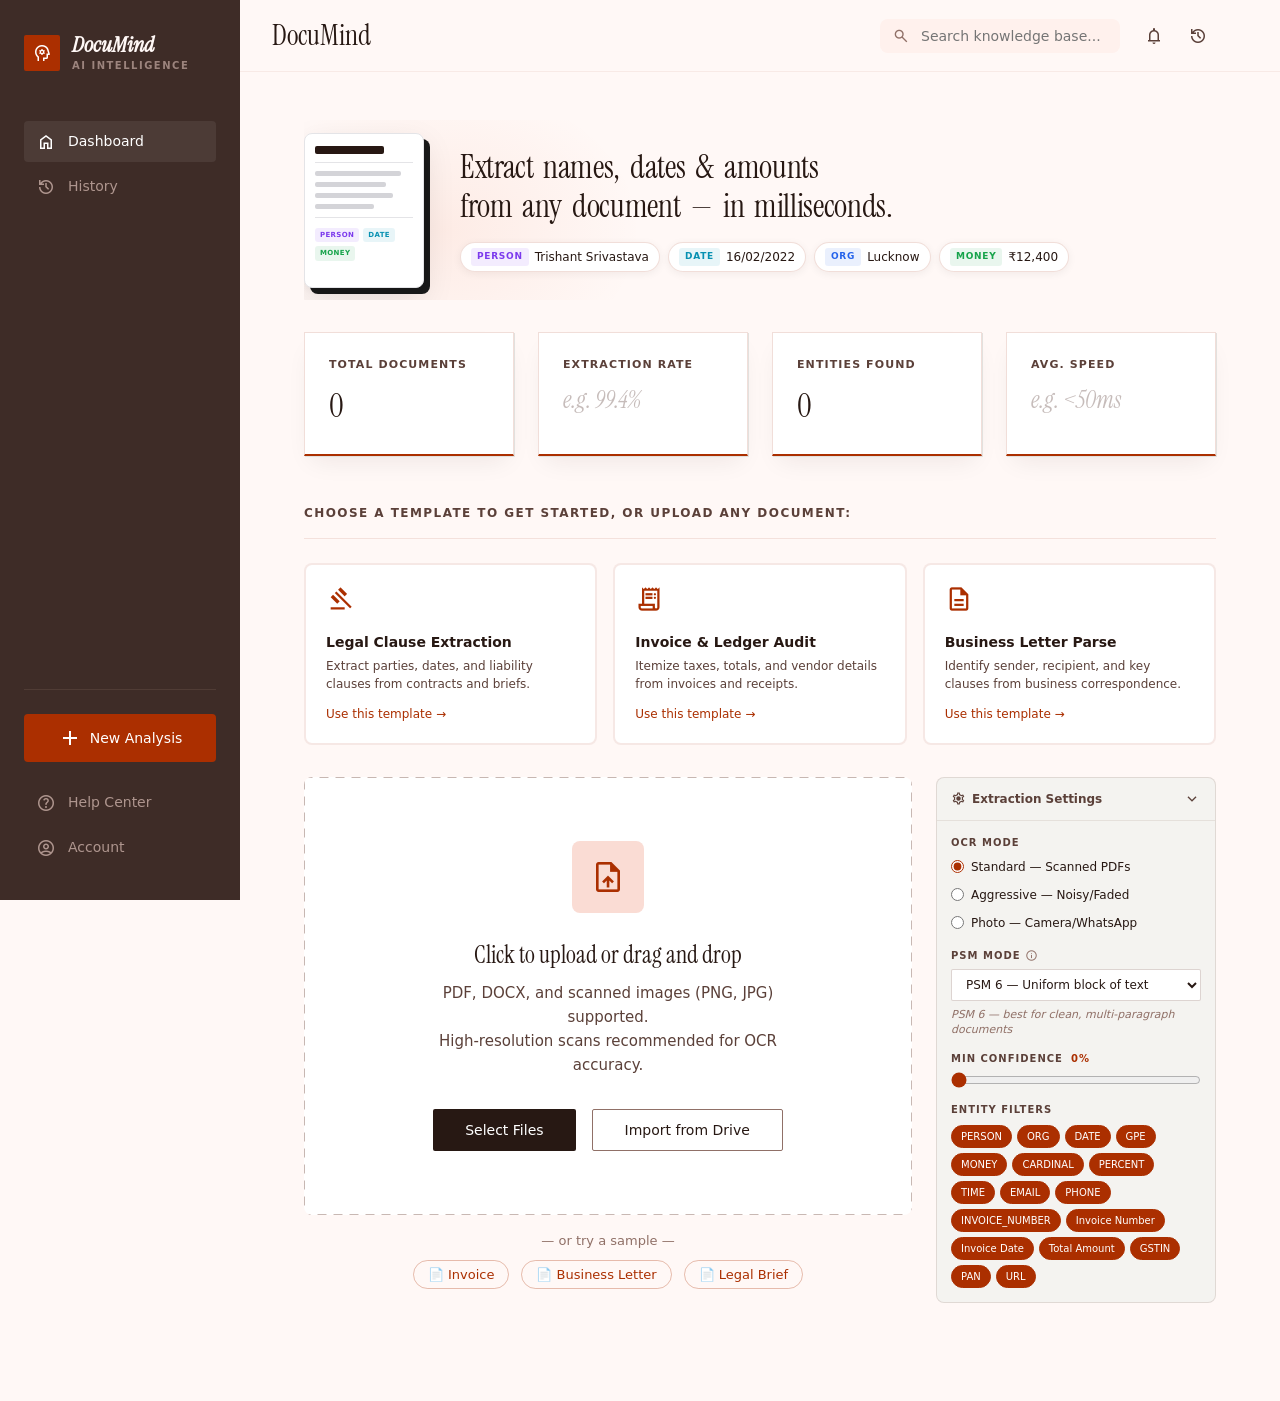
<file: static/index.html>
<!DOCTYPE html>
<html lang="en">
<head>
  <meta charset="UTF-8"/>
  <meta name="viewport" content="width=device-width, initial-scale=1.0"/>
  <title>DocuMind — AI Document Intelligence</title>
  <meta name="description" content="DocuMind AI: Upload legal briefs, financial reports, or scanned images and extract every name, date, amount, and clause instantly using OCR and NLP."/>

  <!-- Fonts -->
  <link rel="preconnect" href="https://fonts.googleapis.com"/>
  <link rel="preconnect" href="https://fonts.gstatic.com" crossorigin/>
  <link href="https://fonts.googleapis.com/css2?family=Instrument+Serif:ital@0;1&family=Geist+Sans:wght@300;400;500;600;700&family=Geist+Mono:wght@400;500&display=swap" rel="stylesheet"/>
  <link href="https://fonts.googleapis.com/css2?family=Material+Symbols+Outlined:opsz,wght,FILL,GRAD@20..48,100..700,0..1,-50..200" rel="stylesheet"/>

  <link rel="stylesheet" href="/static/css/main.css"/>
</head>
<body>

<!-- ══════════════════════ SIDEBAR ══════════════════════ -->
<aside class="sidebar" id="sidebar">
  <div class="sidebar-brand">
    <div class="brand-icon">
      <span class="material-symbols-outlined">psychology</span>
    </div>
    <div>
      <h1 class="brand-name">DocuMind</h1>
      <p class="brand-sub">AI INTELLIGENCE</p>
    </div>
  </div>

  <nav class="sidebar-nav" id="sidebarNav">
    <a href="#" class="nav-item active" id="navDashboard" onclick="showView('dashboard')">
      <span class="material-symbols-outlined">home</span>
      <span>Dashboard</span>
    </a>
    <a href="#" class="nav-item" id="navHistory" onclick="showView('history')">
      <span class="material-symbols-outlined">history</span>
      <span>History</span>
    </a>

  </nav>

  <div class="sidebar-bottom">
    <button class="btn-new-analysis" id="btnNewAnalysis" onclick="resetToUpload()">
      <span class="material-symbols-outlined">add</span>
      New Analysis
    </button>
    <a href="#" class="nav-item">
      <span class="material-symbols-outlined">help</span>
      <span>Help Center</span>
    </a>
    <a href="#" class="nav-item">
      <span class="material-symbols-outlined">account_circle</span>
      <span>Account</span>
    </a>
  </div>
</aside>

<!-- ══════════════════════ TOPBAR ══════════════════════ -->
<header class="topbar" id="topbar">
  <div class="topbar-left" id="topbarLeft">
    <h2 class="topbar-title" id="topbarTitle">DocuMind</h2>
    <nav class="topbar-tabs" id="topbarTabs" style="display:none;">
      <button class="tab-btn active" id="tabOverview">Overview</button>
      <button class="tab-btn" id="tabStructure">Structure</button>
      <button class="tab-btn" id="tabJson">JSON</button>
    </nav>
  </div>
  <div class="topbar-right">
    <div class="topbar-search" id="topbarSearch">
      <span class="material-symbols-outlined search-icon">search</span>
      <input type="text" placeholder="Search knowledge base..." id="searchInput" class="search-input"/>
    </div>
    <div class="topbar-actions">
      <button class="icon-btn" title="Notifications">
        <span class="material-symbols-outlined">notifications</span>
      </button>
      <button class="icon-btn" title="History" onclick="showView('history')">
        <span class="material-symbols-outlined">history</span>
      </button>
    </div>
  </div>
</header>

<!-- ══════════════════════ MOBILE BOTTOM NAV ══════════════════════ -->
<nav class="mobile-nav" id="mobileNav">
  <a href="#" class="mob-nav-item active" id="mnavDashboard" onclick="showView('dashboard')">
    <span class="material-symbols-outlined">home</span>
    <span>Home</span>
  </a>
  <a href="#" class="mob-nav-item" id="mnavResults" onclick="showView('results')" style="display:none;">
    <span class="material-symbols-outlined">description</span>
    <span>Results</span>
  </a>
  <a href="#" class="mob-nav-item" id="mnavHistory" onclick="showView('history')">
    <span class="material-symbols-outlined">history</span>
    <span>History</span>
  </a>

</nav>

<!-- ══════════════════════ MAIN ══════════════════════ -->
<main class="main-content" id="mainContent">

  <!-- ── VIEW: DASHBOARD (upload) ── -->
  <div id="viewDashboard" class="view active">

    <!-- ── Animated Hero ── -->
    <section class="hero-section" aria-label="DocuMind headline">

      <!-- Radial depth glow (Layer 4 — pure CSS ::before) -->

      <!-- Hero inner: card + text side by side -->
      <div class="hero-inner">

        <!-- Layer 1: Floating 3D document card -->
        <div class="hero-doc-card" aria-hidden="true">
          <!-- Fake document lines -->
          <div class="hdc-title-line"></div>
          <div class="hdc-sep"></div>
          <div class="hdc-line" style="width:88%"></div>
          <div class="hdc-line" style="width:72%"></div>
          <div class="hdc-line" style="width:80%"></div>
          <div class="hdc-line" style="width:60%"></div>
          <div class="hdc-sep"></div>
          <!-- Entity tags inside card -->
          <div class="hdc-tags">
            <span class="hdc-tag hdc-tag-person entity-tag-pulse" style="animation-delay:0s">PERSON</span>
            <span class="hdc-tag hdc-tag-date   entity-tag-pulse" style="animation-delay:0.4s">DATE</span>
            <span class="hdc-tag hdc-tag-money  entity-tag-pulse" style="animation-delay:0.8s">MONEY</span>
          </div>
        </div>

        <!-- Layer 2 + 3: Staggered headline + streaming entity tags -->
        <div class="hero-text-col">
          <!-- Headline with word-by-word reveal -->
          <h2 class="hero-headline" id="heroHeadline">
            <span class="hero-word" style="animation-delay:.10s">Extract</span>
            <span class="hero-word" style="animation-delay:.20s">names,</span>
            <span class="hero-word" style="animation-delay:.30s">dates</span>
            <span class="hero-word" style="animation-delay:.40s">&amp;</span>
            <span class="hero-word" style="animation-delay:.50s">amounts</span>
            <br aria-hidden="true"/>
            <span class="hero-word" style="animation-delay:.60s">from</span>
            <span class="hero-word" style="animation-delay:.70s">any</span>
            <span class="hero-word" style="animation-delay:.80s">document</span>
            <span class="hero-word" style="animation-delay:.90s">—</span>
            <span class="hero-word" style="animation-delay:1.00s">in</span>
            <span class="hero-word" style="animation-delay:1.10s">milliseconds.</span>
          </h2>

          <!-- Layer 3: Streaming entity tags -->
          <div class="hero-streaming-tags" aria-label="Example extracted entities">
            <span class="streaming-tag st-person" style="animation-delay:1.30s; --float-delay:0s">
              <span class="st-type">PERSON</span> Trishant Srivastava
            </span>
            <span class="streaming-tag st-date" style="animation-delay:1.45s; --float-delay:0.5s">
              <span class="st-type">DATE</span> 16/02/2022
            </span>
            <span class="streaming-tag st-org" style="animation-delay:1.60s; --float-delay:1.0s">
              <span class="st-type">ORG</span> Lucknow
            </span>
            <span class="streaming-tag st-money" style="animation-delay:1.75s; --float-delay:1.5s">
              <span class="st-type">MONEY</span> ₹12,400
            </span>
          </div>
        </div>
      </div>
    </section>


    <!-- Metric cards (empty state) -->
    <div class="metrics-grid" id="uploadMetrics">
      <div class="metric-card perspective-hover" data-tooltip="Total named entities detected by the NLP model (people, orgs, dates, amounts, etc.)">
        <p class="metric-label">TOTAL DOCUMENTS</p>
        <p class="metric-value" id="mTotalDocs">0</p>
      </div>
      <div class="metric-card perspective-hover" data-tooltip="How accurately Tesseract read the raw document text (0–100%)">
        <p class="metric-label">EXTRACTION RATE</p>
        <p class="metric-value metric-placeholder" id="mExtrRate">e.g. 99.4%</p>
      </div>
      <div class="metric-card perspective-hover" data-tooltip="Total number of named entities identified across all documents">
        <p class="metric-label">ENTITIES FOUND</p>
        <p class="metric-value" id="mVerified">0</p>
      </div>
      <div class="metric-card perspective-hover" data-tooltip="Total time from upload to completed extraction">
        <p class="metric-label">AVG. SPEED</p>
        <p class="metric-value metric-placeholder" id="mSpeed">e.g. &lt;50ms</p>
      </div>
    </div>

    <!-- ── Template chooser (moved above upload) ── -->
    <section class="template-section">
      <h5 class="section-label">CHOOSE A TEMPLATE TO GET STARTED, OR UPLOAD ANY DOCUMENT:</h5>
      <div class="template-cards-grid" id="templateGrid">
        <div class="template-card" id="tpl-legal" onclick="selectTemplate('legal')">
          <div class="template-card-icon"><span class="material-symbols-outlined">gavel</span></div>
          <div class="template-card-body">
            <p class="template-card-title">Legal Clause Extraction</p>
            <p class="template-card-desc">Extract parties, dates, and liability clauses from contracts and briefs.</p>
          </div>
          <span class="template-card-link">Use this template →</span>
        </div>
        <div class="template-card" id="tpl-invoice" onclick="selectTemplate('invoice')">
          <div class="template-card-icon"><span class="material-symbols-outlined">receipt_long</span></div>
          <div class="template-card-body">
            <p class="template-card-title">Invoice &amp; Ledger Audit</p>
            <p class="template-card-desc">Itemize taxes, totals, and vendor details from invoices and receipts.</p>
          </div>
          <span class="template-card-link">Use this template →</span>
        </div>
        <div class="template-card" id="tpl-letter" onclick="selectTemplate('letter')">
          <div class="template-card-icon"><span class="material-symbols-outlined">description</span></div>
          <div class="template-card-body">
            <p class="template-card-title">Business Letter Parse</p>
            <p class="template-card-desc">Identify sender, recipient, and key clauses from business correspondence.</p>
          </div>
          <span class="template-card-link">Use this template →</span>
        </div>
      </div>
      <!-- Template active confirmation bar -->
      <div class="template-confirm-bar" id="templateConfirmBar" style="display:none;">
        <span class="material-symbols-outlined" style="color:#16a34a;font-size:16px;">check_circle</span>
        <span id="templateConfirmMsg"></span>
      </div>
    </section>

    <!-- Upload + Settings two-column layout -->
    <div class="upload-settings-row">

      <!-- LEFT: Upload zone -->
      <section class="upload-section" id="uploadSection">
        <div class="upload-zone" id="uploadZone"
             ondragover="handleDragOver(event)"
             ondragleave="handleDragLeave(event)"
             ondrop="handleDrop(event)"
             onclick="document.getElementById('fileInput').click()">
          <div class="upload-icon-wrap">
            <span class="material-symbols-outlined upload-icon">upload_file</span>
          </div>
          <h4 class="upload-title">Click to upload or drag and drop</h4>
          <p class="upload-body">PDF, DOCX, and scanned images (PNG, JPG) supported.<br>High-resolution scans recommended for OCR accuracy.</p>
          <div class="upload-btns">
            <button class="btn-primary" onclick="event.stopPropagation(); document.getElementById('fileInput').click()">Select Files</button>
            <button class="btn-ghost">Import from Drive</button>
          </div>
          <input type="file" id="fileInput" accept=".png,.jpg,.jpeg,.pdf" style="display:none;" onchange="handleFileSelect(event)"/>
        </div>

        <!-- Sample document links -->
        <div class="sample-links">
          <span class="sample-or">— or try a sample —</span>
          <div class="sample-btns">
            <button class="sample-btn" onclick="loadSample('sample_invoice')">📄 Invoice</button>
            <button class="sample-btn" onclick="loadSample('sample_letter')">📄 Business Letter</button>
            <button class="sample-btn" onclick="loadSample('sample_invoice')">📄 Legal Brief</button>
          </div>
        </div>

        <!-- Processing spinner (hidden) -->
        <div class="processing-overlay" id="processingOverlay" style="display:none;">
          <div class="spinner-wrap">
            <div class="spinner"></div>
            <p class="spinner-label" id="spinnerLabel">Analyzing document…</p>
            <div class="spinner-steps" id="spinnerSteps">
              <div class="spinner-step active" id="step1"><span class="material-symbols-outlined">crop</span> Auto-cropping</div>
              <div class="spinner-step" id="step2"><span class="material-symbols-outlined">text_fields</span> Running OCR</div>
              <div class="spinner-step" id="step3"><span class="material-symbols-outlined">psychology</span> Extracting entities</div>
            </div>
          </div>
        </div>
      </section>

      <!-- RIGHT: Compact settings panel -->
      <aside class="settings-panel" id="settingsPanel">
        <button class="settings-panel-header" onclick="toggleSettingsPanel()" id="settingsPanelToggle">
          <span style="display:flex;align-items:center;gap:6px;">
            <span class="material-symbols-outlined" style="font-size:15px;">settings</span>
            Extraction Settings
          </span>
          <span class="material-symbols-outlined settings-panel-chevron" id="settingsPanelChevron">expand_more</span>
        </button>
        <div class="settings-panel-body" id="settingsPanelBody">

          <!-- OCR Mode -->
          <div class="sp-group">
            <p class="sp-label">OCR MODE</p>
            <label class="sp-radio"><input type="radio" name="ocrMode" value="standard" checked onchange="syncOcrMode(this.value)"/> Standard — Scanned PDFs</label>
            <label class="sp-radio"><input type="radio" name="ocrMode" value="aggressive" onchange="syncOcrMode(this.value)"/> Aggressive — Noisy/Faded</label>
            <label class="sp-radio"><input type="radio" name="ocrMode" value="photo" onchange="syncOcrMode(this.value)"/> Photo — Camera/WhatsApp</label>
          </div>

          <!-- PSM Mode -->
          <div class="sp-group">
            <p class="sp-label" style="display:flex;align-items:center;gap:4px;">
              PSM MODE
              <span class="material-symbols-outlined sp-info-icon" title="Page Segmentation Mode controls how Tesseract reads the layout of your document. Use PSM 6 for standard documents, PSM 7 for single-line images, PSM 11 for scanned receipts with sparse text.">info</span>
            </p>
            <select class="sp-select" id="psmMode" onchange="updatePsmHint()">
              <option value="0">PSM 0 — Orientation and script detection only</option>
              <option value="1">PSM 1 — Automatic page segmentation with OSD</option>
              <option value="3">PSM 3 — Fully automatic page segmentation</option>
              <option value="4">PSM 4 — Single column of text</option>
              <option value="6" selected>PSM 6 — Uniform block of text</option>
              <option value="7">PSM 7 — Single text line</option>
              <option value="8">PSM 8 — Single word</option>
              <option value="11">PSM 11 — Sparse text, find as much as possible</option>
              <option value="13">PSM 13 — Raw line, treat as single text line</option>
            </select>
            <p class="sp-hint" id="psmHint">PSM 6 — best for clean, multi-paragraph documents</p>
          </div>

          <!-- Min Confidence -->
          <div class="sp-group">
            <p class="sp-label">MIN CONFIDENCE <span class="sp-range-val" id="settingsConfVal">0%</span></p>
            <input type="range" min="0" max="100" value="0" class="sp-range" id="settingsConf" oninput="set('settingsConfVal', this.value+'%')"/>
          </div>

          <!-- Entity Filters -->
          <div class="sp-group">
            <p class="sp-label">ENTITY FILTERS</p>
            <div class="sp-chips" id="entityFilterGrid">
              <!-- Populated by JS -->
            </div>
            <p class="sp-filter-status" id="filterStatus" style="display:none;">
              Showing <span id="filterVisible">0</span> of <span id="filterTotal">0</span> entities
              — <span id="filterHidden">0</span> hidden
              <button class="sp-reset-btn" onclick="resetFilters()">Reset Filters</button>
            </p>
          </div>
        </div>
      </aside>
    </div>
  </div>

  <!-- ── VIEW: RESULTS ── -->
  <div id="viewResults" class="view" style="display:none;">

    <!-- Sample banner (shown when demo sample is active) -->
    <div class="sample-banner" id="sampleBanner" style="display:none;">
      <span class="material-symbols-outlined" style="font-size:16px;">info</span>
      Showing sample output — upload your own document to get real results.
      <button class="sample-banner-close" onclick="document.getElementById('sampleBanner').style.display='none'">✕</button>
    </div>

    <!-- ── Live Processing Pipeline Strip ── -->
    <div class="pipeline-strip" id="pipelineStrip" style="display:none;">
      <div class="pipeline-step" id="pipeOcr">
        <div class="pipe-indicator">
          <div class="pipe-spinner"></div>
          <span class="pipe-check material-symbols-outlined" style="display:none;">check_circle</span>
        </div>
        <div class="pipe-text">
          <span class="pipe-label">OCR Complete</span>
          <span class="pipe-value" id="pipeOcrVal">—</span>
        </div>
      </div>
      <div class="pipeline-divider"></div>
      <div class="pipeline-step" id="pipeEntities">
        <div class="pipe-indicator">
          <div class="pipe-spinner"></div>
          <span class="pipe-check material-symbols-outlined" style="display:none;">check_circle</span>
        </div>
        <div class="pipe-text">
          <span class="pipe-label">Entities Detected</span>
          <span class="pipe-value" id="pipeEntVal">—</span>
        </div>
      </div>
      <div class="pipeline-divider"></div>
      <div class="pipeline-step" id="pipeConf">
        <div class="pipe-indicator">
          <div class="pipe-spinner"></div>
          <span class="pipe-check material-symbols-outlined" style="display:none;">check_circle</span>
        </div>
        <div class="pipe-text">
          <span class="pipe-label">Confidence Score</span>
          <span class="pipe-value" id="pipeConfVal">—</span>
        </div>
      </div>
    </div>

    <div class="action-bar" id="actionBar" style="display:none;">
      <button class="action-btn action-primary" onclick="exportResults()" id="btnExport">
        <span class="material-symbols-outlined">file_export</span>
        Export Results
      </button>
      <button class="action-btn action-secondary" onclick="downloadJSON()" id="btnDownloadJson">
        <span class="material-symbols-outlined">download</span>
        Download JSON
      </button>
      <button class="action-btn action-secondary" onclick="downloadCSV()" id="btnDownloadCsv">
        <span class="material-symbols-outlined">table_chart</span>
        Download CSV
      </button>
      <button class="action-btn action-secondary" onclick="copyCleanedText()" id="btnCopyText">
        <span class="material-symbols-outlined">content_copy</span>
        Copy Cleaned Text
      </button>
      <button class="action-btn action-secondary" onclick="resetToUpload()" id="btnRunAnother">
        <span class="material-symbols-outlined">refresh</span>
        Run Another Document
      </button>
    </div>

    <!-- Metric cards (results state) -->
    <div class="metrics-grid" id="resultMetrics">
      <div class="metric-card perspective-hover" data-tooltip="Total named entities detected by the NLP model">
        <p class="metric-label">ENTITIES FOUND</p>
        <div style="display:flex;align-items:baseline;gap:8px;">
          <span class="metric-value-lg" id="rEntities">—</span>
          <span class="metric-sub">Detected</span>
        </div>
      </div>
      <div class="metric-card perspective-hover" data-tooltip="How accurately Tesseract read the raw document text (0–100%)">
        <p class="metric-label">OCR ACCURACY</p>
        <div style="display:flex;align-items:baseline;gap:8px;">
          <span class="metric-value-lg" id="rOcrAcc">—</span>
          <span class="metric-sub">Confidence</span>
        </div>
      </div>
      <div class="metric-card perspective-hover" data-tooltip="Total time from upload to completed extraction">
        <p class="metric-label">SPEED</p>
        <div style="display:flex;align-items:baseline;gap:8px;">
          <span class="metric-value-lg" id="rSpeed">—</span>
          <span class="metric-sub">Total Processing</span>
        </div>
      </div>
      <div class="metric-card perspective-hover" data-tooltip="Average confidence score of all entity extractions by spaCy">
        <p class="metric-label">EXTRACTION CONFIDENCE</p>
        <div style="display:flex;align-items:baseline;gap:8px;">
          <span class="metric-value-lg" id="rConf">—</span>
          <span class="metric-sub">AI Score</span>
        </div>
      </div>
    </div>

    <!-- Dual-view output panel -->
    <div class="output-panel" id="outputPanel">
      <!-- Panel tabs -->
      <div class="panel-header">
        <div class="panel-tabs">
          <button class="panel-tab" onclick="switchPanelTab('dual')" id="ptDual">Dual View</button>
          <button class="panel-tab active" onclick="switchPanelTab('entities')" id="ptEntities">
            Entities <span class="tab-count-badge" id="entitiesTabCount" style="display:none;"></span>
          </button>
          <button class="panel-tab" onclick="switchPanelTab('structure')" id="ptStructure">Structure</button>
          <button class="panel-tab" onclick="switchPanelTab('json')" id="ptJson">JSON</button>
          <button class="panel-tab" onclick="switchPanelTab('analytics')" id="ptAnalytics">Analytics</button>
          <button class="panel-tab" onclick="switchPanelTab('preview')" id="ptPreview">Preview</button>
        </div>
        <div class="panel-meta">
          <span class="filename-tag" id="filenameTag">—</span>
          <button class="icon-btn" onclick="downloadJSON()" title="Download JSON">
            <span class="material-symbols-outlined">download</span>
          </button>
        </div>
      </div>

      <!-- DUAL VIEW (hidden by default — Entities is default) -->
      <div id="panelDual" class="panel-content" style="display:none;">
        <!-- View mode toggle -->
        <div class="view-mode-bar">
          <label class="view-mode-opt">
            <input type="radio" name="viewMode" value="sidebyside" checked onchange="setViewMode('sidebyside')"/>
            <span class="view-mode-label">
              <span class="material-symbols-outlined">view_column</span>
              Side by Side
            </span>
          </label>
          <label class="view-mode-opt">
            <input type="radio" name="viewMode" value="raw" onchange="setViewMode('raw')"/>
            <span class="view-mode-label">
              <span class="material-symbols-outlined">raw_on</span>
              Raw Only
            </span>
          </label>
          <label class="view-mode-opt">
            <input type="radio" name="viewMode" value="cleaned" onchange="setViewMode('cleaned')"/>
            <span class="view-mode-label">
              <span class="material-symbols-outlined">auto_fix_high</span>
              Cleaned Only
            </span>
          </label>
        </div>
        <div class="dual-grid" id="dualGrid">
          <!-- Raw OCR Output -->
          <div class="raw-panel" id="colRaw">
            <div class="raw-header">
              <h3 class="panel-section-label">Raw OCR Output</h3>
              <span class="tech-badge">Tesseract</span>
            </div>
            <div class="raw-body" id="rawBody">
              <p class="raw-comment"># Raw Document Text</p>
              <div id="rawTextContent"></div>
            </div>
          </div>
          <!-- AI Cleaned Output -->
          <div class="verified-panel" id="colCleaned">
            <div class="verified-header">
              <h3 class="panel-section-label">AI Cleaned Output</h3>
              <span class="synced-badge">
                <span class="material-symbols-outlined" style="font-size:12px;">check_circle</span>
                AI Verified
              </span>
              <span class="tech-badge">spaCy + NLP</span>
            </div>
            <div class="verified-body" id="verifiedBody">
              <!-- Populated by JS -->
            </div>
          </div>
        </div>
      </div>

      <!-- ENTITIES VIEW (default active) -->
      <div id="panelEntities" class="panel-content">
        <div class="entities-view" id="entitiesView">
          <!-- Populated by JS -->
        </div>
      </div>

      <!-- STRUCTURE VIEW -->
      <div id="panelStructure" class="panel-content" style="display:none;">
        <div class="structure-view" id="structureView">
          <!-- Populated by JS -->
        </div>
      </div>

      <!-- JSON VIEW -->
      <div id="panelJson" class="panel-content" style="display:none;">
        <div class="json-view">
          <pre class="json-pre" id="jsonPre"></pre>
        </div>
      </div>

      <!-- ANALYTICS VIEW -->
      <div id="panelAnalytics" class="panel-content" style="display:none;">
        <div class="analytics-view" id="analyticsView" style="padding:24px;">
          <h3 class="panel-section-label" style="margin-bottom:16px;">EXTRACTION METRICS</h3>
          <div id="analyticsMetrics" style="display:grid;grid-template-columns:1fr 1fr 1fr;gap:16px;margin-bottom:32px;"></div>
          <h3 class="panel-section-label" style="margin-bottom:16px;">PERFORMANCE TIMELINE</h3>
          <div id="analyticsTimeline" style="background:#fff;border:1px solid #e4beb4;border-radius:4px;padding:24px;"></div>
        </div>
      </div>

      <!-- PREVIEW VIEW -->
      <div id="panelPreview" class="panel-content" style="display:none;">
        <div class="preview-view" id="previewView" style="padding:16px;height:600px;">
          <embed id="previewImage" width="100%" height="100%" style="border:1px solid rgba(228,190,180,0.5);border-radius:4px;background:#fff;" />
        </div>
      </div>
    </div>

    <!-- Footer -->
    <div class="results-footer">
      <div class="footer-left">
        <span>Analysis ID: <span class="mono" id="auditId">—</span></span>
        <span>Model: <span class="mono" id="modelUsed">—</span></span>
      </div>
      <div class="footer-right">
        <span class="status-dot"></span>
        <span>All services operational</span>
      </div>
    </div>
  </div>

  <!-- ── VIEW: HISTORY ── -->
  <div id="viewHistory" class="view" style="display:none;">
    <section class="hero-section">
      <span class="hero-eyebrow">HISTORY</span>
      <h3 class="hero-title">Analysis history.</h3>
      <p class="hero-body">Past analyses are stored locally in your session.</p>
    </section>
    <div id="historyList" class="history-list">
      <p class="empty-state">No analyses yet. Upload a document to begin.</p>
    </div>
  </div>



</main>

<!-- ══════════════════════ FAB ══════════════════════ -->
<button class="fab" id="fab" title="AI Chat" style="display:none;">
  <span class="material-symbols-outlined">chat_bubble</span>
</button>

<!-- ══════════════════════ ERROR TOAST ══════════════════════ -->
<div class="toast" id="toast" style="display:none;">
  <span class="material-symbols-outlined toast-icon">error</span>
  <span id="toastMsg"></span>
  <button onclick="hideToast()" class="toast-close">✕</button>
</div>

<script src="/static/js/app.js"></script>
</body>
</html>
</file>
<file: static/css/main.css>
/* ── Tokens ── */
:root {
  --surface: #fff8f6;
  --surface-low: #fff1ed;
  --surface-container: #ffe9e4;
  --surface-high: #ffe2da;
  --surface-highest: #fadcd4;
  --surface-white: #ffffff;
  --on-surface: #271813;
  --on-surface-var: #5b4039;
  --inverse-surface: #3e2c27;
  --outline: #907067;
  --outline-var: #e4beb4;
  --primary: #ab2f00;
  --primary-dark: #271813;
  --on-primary: #ffffff;
  --error: #ba1a1a;
  --green: #16a34a;
  --sidebar-w: 240px;
  --topbar-h: 72px;
  --font-serif: 'Instrument Serif', Georgia, serif;
  --font-sans: 'Geist Sans', system-ui, sans-serif;
  --font-mono: 'Geist Mono', monospace;
  --radius-sm: 2px;
  --radius: 4px;
  --radius-lg: 8px;
  --shadow-card: 1px 1px 0 0 #e2e1de, 0 12px 24px -8px rgba(39,24,19,.08);
}

*,*::before,*::after{box-sizing:border-box;margin:0;padding:0;}
html,body{height:100%;font-family:var(--font-sans);background:var(--surface);color:var(--on-surface);font-size:16px;line-height:1.5;}
a{text-decoration:none;color:inherit;}
button{cursor:pointer;border:none;background:none;font-family:inherit;}

/* ── Sidebar ── */
.sidebar{
  position:fixed;left:0;top:0;width:var(--sidebar-w);height:100vh;
  background:var(--inverse-surface);display:flex;flex-direction:column;
  padding:32px 24px;z-index:100;overflow-y:auto;
}
.sidebar-brand{display:flex;align-items:center;gap:12px;margin-bottom:48px;}
.brand-icon{width:36px;height:36px;background:var(--primary);border-radius:var(--radius-sm);display:flex;align-items:center;justify-content:center;flex-shrink:0;}
.brand-icon .material-symbols-outlined{color:#fff;font-size:20px;}
.brand-name{font-family:var(--font-serif);font-style:italic;font-size:22px;color:#fff8f6;line-height:1.2;}
.brand-sub{font-size:10px;color:rgba(250,220,212,.5);letter-spacing:.15em;font-weight:600;}
.sidebar-nav{flex:1;display:flex;flex-direction:column;gap:4px;}
.nav-item{display:flex;align-items:center;gap:12px;padding:10px 12px;border-radius:var(--radius);color:rgba(250,220,212,.6);font-size:14px;font-weight:500;transition:all .2s;}
.nav-item:hover,.nav-item.active{color:var(--surface-high);background:rgba(255,255,255,.07);}
.nav-item.active{color:#fff;}
.nav-item .material-symbols-outlined{font-size:20px;}
.sidebar-bottom{margin-top:auto;padding-top:24px;border-top:1px solid rgba(228,190,180,.1);display:flex;flex-direction:column;gap:4px;}
.btn-new-analysis{width:100%;background:var(--primary);color:#fff;padding:12px 16px;border-radius:var(--radius);font-size:14px;font-weight:500;display:flex;align-items:center;justify-content:center;gap:8px;margin-bottom:16px;transition:opacity .2s;}
.btn-new-analysis:hover{opacity:.88;}

/* ── Topbar ── */
.topbar{
  position:fixed;top:0;left:var(--sidebar-w);right:0;height:var(--topbar-h);
  background:var(--surface);border-bottom:1px solid rgba(228,190,180,.25);
  display:flex;align-items:center;justify-content:space-between;
  padding:0 64px 0 32px;z-index:90;
}
.topbar-left{display:flex;align-items:flex-end;gap:32px;}
.topbar-title{font-family:var(--font-serif);font-size:28px;font-weight:400;line-height:1;}
.topbar-tabs{display:flex;gap:24px;padding-bottom:2px;}
.tab-btn{background:none;border:none;padding:0 0 6px;font-size:14px;font-weight:500;color:var(--on-surface-var);border-bottom:2px solid transparent;transition:all .2s;cursor:pointer;}
.tab-btn.active{color:var(--primary);border-bottom-color:var(--primary);}
.tab-btn:hover:not(.active){color:var(--on-surface);}
.topbar-right{display:flex;align-items:center;gap:16px;}
.topbar-search{position:relative;display:flex;align-items:center;}
.search-icon{position:absolute;left:12px;font-size:18px;color:var(--outline);}
.search-input{background:var(--surface-low);border:1px solid transparent;border-radius:var(--radius-lg);padding:8px 16px 8px 40px;font-size:14px;width:240px;color:var(--on-surface);transition:border .2s;font-family:inherit;}
.search-input:focus{outline:none;border-color:var(--outline);}
.topbar-actions{display:flex;align-items:center;gap:8px;}
.icon-btn{width:36px;height:36px;display:flex;align-items:center;justify-content:center;border-radius:var(--radius);color:var(--on-surface-var);transition:all .2s;}
.icon-btn:hover{background:var(--surface-container);color:var(--primary);}
.icon-btn .material-symbols-outlined{font-size:20px;}
.user-avatar{width:36px;height:36px;border-radius:50%;background:var(--surface-highest);border:1px solid var(--outline-var);display:flex;align-items:center;justify-content:center;color:var(--on-surface-var);overflow:hidden;}
.user-avatar .material-symbols-outlined{font-size:22px;}
.btn-reset{display:flex;align-items:center;gap:8px;border:1px solid var(--outline);padding:8px 16px;border-radius:var(--radius-lg);font-size:13px;font-weight:500;color:var(--on-surface);transition:all .2s;}
.btn-reset:hover{background:var(--surface-container);}

/* ── Main ── */
.main-content{margin-left:var(--sidebar-w);margin-top:var(--topbar-h);min-height:calc(100vh - var(--topbar-h));padding:48px 64px;}
.view{max-width:1024px;margin:0 auto;}

/* ── Hero (animated) ── */
.hero-section{
  position:relative;overflow:hidden;
  margin-bottom:32px;padding:0;
}
/* Layer 4: radial depth glow */
.hero-section::before{
  content:'';position:absolute;top:-40px;left:-60px;
  width:400px;height:300px;
  background:radial-gradient(ellipse at center,rgba(229,69,10,.07) 0%,transparent 70%);
  pointer-events:none;z-index:0;
}

/* ── Hero inner: two-column (card | text) ── */
.hero-inner{
  position:relative;z-index:1;
  display:flex;align-items:center;gap:36px;
  min-height:180px;
}

/* ── Layer 1: Floating 3D document card ── */
.hero-doc-card{
  flex-shrink:0;
  width:120px;height:155px;
  background:#ffffff;
  border:1px solid #E4E4E7;
  border-radius:8px;
  box-shadow:0 4px 6px rgba(0,0,0,.04),0 12px 32px rgba(0,0,0,.10),6px 6px 0px #1A1A1A;
  transform-style:preserve-3d;
  animation:float-tilt 4s ease-in-out infinite;
  padding:12px 10px;
  display:flex;flex-direction:column;gap:6px;
}
.hdc-title-line{height:8px;background:#271813;border-radius:2px;width:70%;}
.hdc-sep{height:1px;background:#E4E4E7;margin:2px 0;}
.hdc-line{height:5px;background:#D4D4D8;border-radius:2px;}
.hdc-tags{display:flex;flex-wrap:wrap;gap:4px;margin-top:2px;}
.hdc-tag{
  font-size:7px;font-weight:700;letter-spacing:.05em;
  padding:2px 5px;border-radius:3px;
}
.hdc-tag-person{background:#7c3aed18;color:#7c3aed;}
.hdc-tag-date  {background:#0891b218;color:#0891b2;}
.hdc-tag-money {background:#16a34a18;color:#16a34a;}

/* ── Layer 2: Headline text column ── */
.hero-text-col{flex:1;min-width:0;}
.hero-headline{
  font-family:var(--font-serif);
  font-size:32px;font-weight:400;
  line-height:1.22;letter-spacing:-.01em;
  color:var(--on-surface);margin:0 0 16px;
}
/* word-by-word drop-in */
.hero-word{
  display:inline-block;
  animation:word-drop .5s cubic-bezier(.22,1,.36,1) both;
  margin-right:5px;
}

/* ── Layer 3: Streaming entity tags ── */
.hero-streaming-tags{display:flex;flex-wrap:wrap;gap:8px;}
.streaming-tag{
  display:inline-flex;align-items:center;gap:6px;
  font-size:12px;font-weight:500;color:var(--on-surface);
  padding:5px 10px;border-radius:999px;
  border:1px solid rgba(228,190,180,.5);
  background:var(--surface-white);
  box-shadow:0 2px 8px rgba(39,24,19,.06);
  /* fly-in first, then float */
  animation:
    tag-fly-out .4s cubic-bezier(.34,1.56,.64,1) both,
    tag-float 3s ease-in-out calc(1.75s + var(--float-delay,0s)) infinite;
}
.st-type{
  font-size:9px;font-weight:700;letter-spacing:.08em;
  padding:2px 6px;border-radius:3px;
}
.st-person .st-type{background:#7c3aed18;color:#7c3aed;}
.st-date   .st-type{background:#0891b218;color:#0891b2;}
.st-org    .st-type{background:#2563eb18;color:#2563eb;}
.st-money  .st-type{background:#16a34a18;color:#16a34a;}

/* ── Keyframes ── */
@keyframes float-tilt {
  0%   { transform:perspective(600px) rotateX(8deg)  rotateY(-8deg)  translateY(0px); }
  25%  { transform:perspective(600px) rotateX(6deg)  rotateY(-10deg) translateY(-6px); }
  50%  { transform:perspective(600px) rotateX(10deg) rotateY(-6deg)  translateY(-10px); }
  75%  { transform:perspective(600px) rotateX(7deg)  rotateY(-9deg)  translateY(-4px); }
  100% { transform:perspective(600px) rotateX(8deg)  rotateY(-8deg)  translateY(0px); }
}
@keyframes word-drop {
  from { opacity:0; transform:perspective(400px) rotateX(-40deg) translateY(-20px); }
  to   { opacity:1; transform:perspective(400px) rotateX(0deg)   translateY(0px); }
}
@keyframes tag-fly-out {
  from { opacity:0; transform:translateX(-40px) scale(.8); }
  to   { opacity:1; transform:translateX(0)     scale(1); }
}
@keyframes tag-float {
  0%,100% { transform:translateY(0px); }
  50%     { transform:translateY(-3px); }
}
@keyframes tag-pulse {
  0%,100% { opacity:1; }
  50%     { opacity:.55; }
}
.entity-tag-pulse{ animation:tag-pulse 2s ease-in-out infinite; }

/* ── Reduced motion ── */
@media(prefers-reduced-motion:reduce){
  .hero-doc-card,
  .hero-word,
  .streaming-tag,
  .entity-tag-pulse{
    animation:none !important;
    opacity:1 !important;
    transform:none !important;
  }
}

/* ── Metric cards ── */
.metrics-grid{display:grid;grid-template-columns:repeat(4,1fr);gap:24px;margin-bottom:48px;}
.metric-card{background:var(--surface-white);border:1px solid rgba(228,190,180,.5);border-bottom:2px solid var(--primary);padding:24px;box-shadow:var(--shadow-card);transition:transform .3s cubic-bezier(.34,1.56,.64,1);}
.metric-card:hover{transform:scale(1.02) rotate(.5deg);}
.metric-label{font-size:11px;font-weight:600;color:var(--on-surface-var);text-transform:uppercase;letter-spacing:.1em;margin-bottom:8px;}
.metric-value{font-family:var(--font-serif);font-size:32px;font-weight:400;color:var(--on-surface);}
.metric-value-lg{font-family:var(--font-serif);font-size:48px;font-weight:400;color:var(--primary);line-height:1;}
.metric-sub{font-size:14px;color:rgba(91,64,57,.5);font-weight:500;}

/* ── Upload ── */
.upload-section{position:relative;margin-bottom:48px;}
.upload-zone{
  border-radius:var(--radius-lg);background:var(--surface-white);padding:64px 32px;
  display:flex;flex-direction:column;align-items:center;justify-content:center;text-align:center;
  cursor:pointer;transition:all .3s;
  background-image:url("data:image/svg+xml,%3csvg width='100%25' height='100%25' xmlns='http://www.w3.org/2000/svg'%3e%3crect width='100%25' height='100%25' fill='none' stroke='%23907067' stroke-width='1' stroke-dasharray='8%2c8' stroke-dashoffset='0' stroke-linecap='square'/%3e%3c/svg%3e");
}
.upload-zone:hover,.upload-zone.drag-over{background:var(--surface-low);}
.upload-icon-wrap{width:72px;height:72px;background:var(--surface-highest);border-radius:var(--radius-lg);display:flex;align-items:center;justify-content:center;margin-bottom:24px;transition:transform .3s;}
.upload-zone:hover .upload-icon-wrap,.upload-zone.drag-over .upload-icon-wrap{transform:scale(1.1);}
.upload-icon{font-size:36px;color:var(--primary);}
.upload-title{font-family:var(--font-serif);font-size:24px;font-weight:400;margin-bottom:8px;}
.upload-body{font-size:15px;color:var(--on-surface-var);max-width:380px;line-height:1.6;margin-bottom:32px;}
.upload-btns{display:flex;gap:16px;}
.btn-primary{background:var(--primary-dark);color:#fff;padding:12px 32px;border-radius:var(--radius-sm);font-size:14px;font-weight:500;transition:opacity .2s;}
.btn-primary:hover{opacity:.85;}
.btn-ghost{border:1px solid var(--outline);padding:12px 32px;border-radius:var(--radius-sm);font-size:14px;font-weight:500;color:var(--on-surface);transition:background .2s;}
.btn-ghost:hover{background:var(--surface-container);}

/* ── Processing overlay ── */
.processing-overlay{position:absolute;inset:0;background:rgba(255,248,246,.92);border-radius:var(--radius-lg);display:flex;align-items:center;justify-content:center;backdrop-filter:blur(4px);}
.spinner-wrap{text-align:center;}
.spinner{width:48px;height:48px;border:3px solid var(--surface-highest);border-top-color:var(--primary);border-radius:50%;animation:spin .8s linear infinite;margin:0 auto 16px;}
@keyframes spin{to{transform:rotate(360deg);}}
.spinner-label{font-size:15px;color:var(--on-surface-var);margin-bottom:24px;}
.spinner-steps{display:flex;gap:24px;justify-content:center;}
.spinner-step{display:flex;align-items:center;gap:6px;font-size:12px;font-weight:500;color:rgba(91,64,57,.4);transition:color .3s;}
.spinner-step.active{color:var(--primary);}
.spinner-step .material-symbols-outlined{font-size:16px;}

/* ── Bottom grid ── */
.bottom-grid{display:grid;grid-template-columns:1fr 1fr;gap:64px;}
.section-label{font-size:12px;font-weight:600;color:var(--on-surface-var);text-transform:uppercase;letter-spacing:.12em;border-bottom:1px solid rgba(228,190,180,.4);padding-bottom:16px;margin-bottom:24px;}
.templates-list{display:flex;flex-direction:column;gap:12px;}
.template-item{display:flex;align-items:center;justify-content:space-between;padding:16px;background:var(--surface-white);border:1px solid rgba(228,190,180,.3);border-radius:var(--radius-sm);cursor:pointer;transition:border-color .2s;}
.template-item:hover{border-color:var(--primary);}
.template-left{display:flex;align-items:center;gap:16px;}
.template-icon{color:var(--outline);font-size:22px;transition:color .2s;}
.template-item:hover .template-icon{color:var(--primary);}
.template-name{font-size:14px;font-weight:600;color:var(--on-surface);}
.template-desc{font-size:12px;color:var(--outline);margin-top:2px;}
.template-arrow{color:rgba(228,190,180,.6);font-size:20px;}
.learning-card{position:relative;height:180px;border-radius:var(--radius-sm);overflow:hidden;cursor:pointer;}
.learning-bg{position:absolute;inset:0;background:linear-gradient(135deg,#3e2c27 0%,#6b3a2a 100%);}
.learning-overlay{position:absolute;inset:0;background:linear-gradient(to top,rgba(39,24,19,.85) 0%,transparent 60%);display:flex;flex-direction:column;justify-content:flex-end;padding:24px;}
.learning-title{color:#fff;font-size:14px;font-weight:600;margin-bottom:4px;}
.learning-sub{color:rgba(250,220,212,.7);font-size:12px;}

/* ── Output panel ── */
.output-panel{background:var(--surface-white);border:1px solid rgba(228,190,180,.4);box-shadow:var(--shadow-card);overflow:hidden;margin-bottom:32px;}
.panel-header{display:flex;align-items:center;justify-content:space-between;padding:16px 32px;border-bottom:1px solid rgba(228,190,180,.2);background:rgba(255,241,237,.4);}
.panel-tabs{display:flex;gap:24px;}
.panel-tab{font-size:14px;font-weight:500;color:rgba(91,64,57,.5);padding-bottom:4px;border-bottom:2px solid transparent;transition:all .2s;cursor:pointer;}
.panel-tab.active{color:var(--primary);border-bottom-color:var(--primary);}
.panel-meta{display:flex;align-items:center;gap:12px;}
.filename-tag{font-size:12px;color:var(--outline);background:var(--surface);padding:4px 10px;border-radius:var(--radius-sm);}
.dual-grid{display:grid;grid-template-columns:1fr 1fr;}

/* ── View Mode Toggle (Side by Side / Raw Only / Cleaned Only) ── */
.view-mode-bar{
  display:flex;align-items:center;gap:4px;
  padding:10px 24px;
  border-bottom:1px solid rgba(228,190,180,.15);
  background:rgba(255,241,237,.25);
}
.view-mode-opt{display:flex;align-items:center;cursor:pointer;}
.view-mode-opt input[type="radio"]{display:none;}
.view-mode-label{
  display:flex;align-items:center;gap:6px;
  font-size:13px;font-weight:500;
  color:var(--on-surface-var);
  padding:6px 14px;border-radius:999px;
  border:1px solid transparent;
  transition:all .18s;cursor:pointer;
  user-select:none;
}
.view-mode-label .material-symbols-outlined{font-size:16px;}
.view-mode-opt input[type="radio"]:checked + .view-mode-label{
  background:var(--primary);color:#fff;border-color:var(--primary);
}
.view-mode-opt:hover .view-mode-label:not(:has(input:checked)){
  background:var(--surface-container);color:var(--on-surface);
}

.raw-panel{border-right:1px solid rgba(228,190,180,.2);}
.raw-header,.verified-header{padding:16px 32px;background:rgba(255,241,237,.3);border-bottom:1px solid rgba(228,190,180,.12);display:flex;align-items:center;justify-content:space-between;}
.panel-section-label{font-size:11px;font-weight:600;color:var(--on-surface-var);text-transform:uppercase;letter-spacing:.12em;}
.raw-body{padding:32px;background:#f1f0ed;height:540px;overflow-y:auto;font-family:var(--font-mono);font-size:13px;line-height:1.7;box-shadow:inset 0 2px 8px rgba(39,24,19,.06);}
.raw-comment{color:rgba(144,112,103,.6);margin-bottom:16px;font-style:italic;}
.raw-line{margin-bottom:4px;color:var(--on-surface);}
.verified-body{padding:0;height:540px;overflow-y:auto;display:flex;flex-direction:column;}
.synced-badge{display:flex;align-items:center;gap:4px;font-size:10px;font-weight:700;color:var(--green);background:#dcfce7;padding:4px 10px;border-radius:999px;}

/* ── Cleaned text block (primary content — mirrors raw-body) ── */
.cleaned-text-block{flex:0 0 auto;}
.cleaned-pre{
  margin:0;padding:32px;background:#f1f0ed;
  font-family:var(--font-mono);font-size:13px;line-height:1.7;color:var(--on-surface);
  white-space:pre-wrap;word-break:break-word;
  box-shadow:inset 0 2px 8px rgba(39,24,19,.06);
}

/* ── Compact entity key-value summary (secondary, below text) ── */
.cleaned-summary{
  border-top:1px solid rgba(228,190,180,.25);
  padding:20px 32px;background:rgba(255,241,237,.25);flex:0 0 auto;
}
.cleaned-summary-label{
  font-size:10px;font-weight:700;letter-spacing:.12em;text-transform:uppercase;
  color:var(--on-surface-var);margin-bottom:12px;
}
.cleaned-kv-table{width:100%;border-collapse:collapse;font-size:13px;}
.ckv-key{
  font-size:10px;font-weight:700;text-transform:uppercase;letter-spacing:.06em;
  color:rgba(91,64,57,.6);padding:8px 16px 8px 0;width:38%;
  border-bottom:1px solid rgba(228,190,180,.18);vertical-align:top;
}
.ckv-val{
  padding:8px 0;color:var(--on-surface);font-weight:500;
  border-bottom:1px solid rgba(228,190,180,.18);
}
.cleaned-kv-table tr:last-child .ckv-key,
.cleaned-kv-table tr:last-child .ckv-val{border-bottom:none;}

/* ── Cleaned panel empty state ── */
.cleaned-empty{
  display:flex;flex-direction:column;align-items:center;justify-content:center;
  gap:12px;height:100%;padding:48px;text-align:center;color:var(--outline);font-size:14px;
}

/* ── Structure & JSON views ── */
.structure-view{padding:32px;display:flex;flex-direction:column;gap:12px;}
.struct-entity{display:flex;align-items:center;justify-content:space-between;padding:14px 20px;border:1px solid rgba(228,190,180,.3);border-radius:var(--radius);background:var(--surface-white);}
.struct-type{font-size:11px;font-weight:600;text-transform:uppercase;letter-spacing:.08em;padding:4px 10px;border-radius:999px;}
.struct-value{font-size:14px;font-weight:500;color:var(--on-surface);}
.struct-conf{font-size:12px;font-weight:600;}
.conf-high{color:var(--green);}
.conf-medium{color:#d97706;}
.conf-low{color:var(--error);}
.json-view{padding:32px;}
.json-pre{font-family:var(--font-mono);font-size:13px;line-height:1.7;background:#f1f0ed;padding:24px;border-radius:var(--radius);overflow-x:auto;color:var(--on-surface);max-height:540px;overflow-y:auto;}

/* ── Results footer ── */
.results-footer{display:flex;justify-content:space-between;align-items:center;padding:16px 0;font-size:13px;color:rgba(91,64,57,.55);}
.footer-left{display:flex;gap:24px;}
.mono{font-family:var(--font-mono);color:var(--primary);}
.footer-right{display:flex;align-items:center;gap:8px;}
.status-dot{width:8px;height:8px;border-radius:50%;background:var(--green);}

/* ── History ── */
.history-list{display:flex;flex-direction:column;gap:12px;}
.history-item{display:flex;align-items:center;justify-content:space-between;padding:16px 20px;background:var(--surface-white);border:1px solid rgba(228,190,180,.3);border-radius:var(--radius);cursor:pointer;transition:border-color .2s;}
.history-item:hover{border-color:var(--primary);}
.h-name{font-size:14px;font-weight:600;color:var(--on-surface);}
.h-meta{font-size:12px;color:var(--on-surface-var);margin-top:2px;}
.h-badge{font-size:11px;font-weight:600;padding:4px 10px;border-radius:999px;background:var(--surface-highest);color:var(--primary);}
.empty-state{font-size:14px;color:var(--on-surface-var);text-align:center;padding:48px 0;}

/* ── Settings ── */
.settings-grid{display:grid;grid-template-columns:1fr 1fr;gap:32px;}
.settings-card{background:var(--surface-white);border:1px solid rgba(228,190,180,.35);padding:28px;border-radius:var(--radius);}
.settings-card-title{font-family:var(--font-serif);font-size:20px;margin-bottom:24px;color:var(--on-surface);}
.form-group{margin-bottom:20px;}
.form-label{display:block;font-size:12px;font-weight:600;text-transform:uppercase;letter-spacing:.08em;color:var(--on-surface-var);margin-bottom:8px;}
.form-select{width:100%;padding:10px 14px;border:1px solid rgba(228,190,180,.5);border-radius:var(--radius-sm);font-size:14px;font-family:inherit;background:var(--surface-low);color:var(--on-surface);}
.form-select:focus{outline:none;border-color:var(--primary);}
.form-range{width:100%;accent-color:var(--primary);}
.form-range-val{font-size:13px;color:var(--on-surface-var);margin-top:4px;display:block;}
.entity-filter-grid{display:flex;flex-wrap:wrap;gap:8px;}
.entity-chip{font-size:12px;font-weight:500;padding:6px 12px;border:1px solid rgba(228,190,180,.5);border-radius:999px;cursor:pointer;transition:all .2s;background:var(--surface-white);color:var(--on-surface-var);}
.entity-chip.selected{background:var(--primary);color:#fff;border-color:var(--primary);}

/* ── FAB ── */
.fab{position:fixed;bottom:48px;right:48px;width:56px;height:56px;background:var(--primary-dark);color:#fff;border-radius:50%;box-shadow:0 8px 24px rgba(39,24,19,.25);display:flex;align-items:center;justify-content:center;z-index:200;transition:transform .2s;}
.fab:hover{transform:scale(1.1);}

/* ── Toast ── */
.toast{position:fixed;bottom:32px;left:50%;transform:translateX(-50%);background:#fff;border:1px solid var(--outline-var);border-left:4px solid var(--error);border-radius:var(--radius-lg);padding:14px 20px;display:flex;align-items:center;gap:12px;box-shadow:0 8px 24px rgba(39,24,19,.15);z-index:300;font-size:14px;}
.toast-icon{color:var(--error);}
.toast-close{font-size:16px;color:var(--on-surface-var);padding:0 4px;}
.toast.success{border-left-color:var(--green);}
.toast.success .toast-icon{color:var(--green);}

/* ── Feature pills ── */
.feature-pills{display:flex;flex-wrap:wrap;gap:10px;margin-top:20px;}
.feature-pill{display:inline-flex;align-items:center;gap:6px;padding:6px 14px;border:1px solid rgba(228,190,180,.6);border-radius:999px;font-size:13px;font-weight:500;color:var(--on-surface-var);background:var(--surface-white);}
.feature-pill .material-symbols-outlined{font-size:15px;color:var(--primary);}

/* ── Metric placeholder ── */
.metric-placeholder{font-family:var(--font-serif);font-size:24px;font-weight:400;color:rgba(91,64,57,.35);font-style:italic;}

/* ── Metric tooltip ── */
.metric-card{position:relative;}
.metric-card[data-tooltip]:hover::after{
  content:attr(data-tooltip);position:absolute;bottom:calc(100% + 8px);left:50%;transform:translateX(-50%);
  background:var(--primary-dark);color:#fff;font-size:12px;font-weight:400;line-height:1.4;
  padding:8px 12px;border-radius:var(--radius);white-space:normal;width:220px;text-align:center;
  box-shadow:0 4px 16px rgba(0,0,0,.2);z-index:50;pointer-events:none;
}
.metric-card[data-tooltip]:hover::before{
  content:'';position:absolute;bottom:calc(100% + 2px);left:50%;transform:translateX(-50%);
  border:5px solid transparent;border-top-color:var(--primary-dark);z-index:50;
}

/* ── Template section (above upload) ── */
.template-section{margin-bottom:32px;}
.template-cards-grid{display:grid;grid-template-columns:repeat(3,1fr);gap:16px;margin-top:16px;margin-bottom:12px;}
.template-card{
  background:var(--surface-white);border:2px solid rgba(228,190,180,.35);border-radius:var(--radius-lg);
  padding:20px;cursor:pointer;transition:all .2s;display:flex;flex-direction:column;gap:12px;
}
.template-card:hover{border-color:var(--primary);transform:translateY(-2px);box-shadow:0 8px 24px rgba(171,47,0,.12);}
.template-card.active{border-color:var(--primary);background:rgba(171,47,0,.04);}
.template-card-icon .material-symbols-outlined{font-size:28px;color:var(--primary);}
.template-card-title{font-size:14px;font-weight:600;color:var(--on-surface);margin-bottom:4px;}
.template-card-desc{font-size:12px;color:var(--on-surface-var);line-height:1.5;}
.template-card-link{font-size:12px;font-weight:500;color:var(--primary);margin-top:auto;}
.template-confirm-bar{
  display:flex;align-items:center;gap:8px;padding:10px 16px;
  background:rgba(22,163,74,.08);border:1px solid rgba(22,163,74,.25);border-radius:var(--radius);
  font-size:13px;color:#15803d;font-weight:500;
}

/* ── Sample links ── */
.sample-links{text-align:center;padding:16px 0;}
.sample-or{font-size:13px;color:var(--outline);display:block;margin-bottom:10px;}
.sample-btns{display:flex;justify-content:center;gap:12px;flex-wrap:wrap;}
.sample-btn{font-size:13px;color:var(--primary);background:none;border:1px solid rgba(171,47,0,.3);padding:6px 14px;border-radius:999px;cursor:pointer;transition:all .2s;font-family:inherit;}
.sample-btn:hover{background:rgba(171,47,0,.06);}

/* ── Sample banner ── */
.sample-banner{
  display:flex;align-items:center;gap:10px;padding:10px 16px;margin-bottom:16px;
  background:rgba(3,105,161,.08);border:1px solid rgba(3,105,161,.25);border-radius:var(--radius);
  font-size:13px;color:#0369a1;font-weight:500;
}
.sample-banner-close{margin-left:auto;font-size:14px;color:#0369a1;background:none;border:none;cursor:pointer;padding:0 4px;}

/* ── Pipeline strip ── */
.pipeline-strip{
  display:flex;align-items:stretch;gap:0;background:var(--surface-white);
  border:1px solid rgba(228,190,180,.4);border-radius:var(--radius-lg);
  margin-bottom:20px;overflow:hidden;box-shadow:var(--shadow-card);
}
.pipeline-step{display:flex;align-items:center;gap:14px;padding:16px 24px;flex:1;}
.pipeline-divider{width:1px;background:rgba(228,190,180,.3);flex-shrink:0;}
.pipe-indicator{width:28px;height:28px;flex-shrink:0;display:flex;align-items:center;justify-content:center;}
.pipe-spinner{width:20px;height:20px;border:2px solid rgba(228,190,180,.5);border-top-color:var(--primary);border-radius:50%;animation:spin .7s linear infinite;}
.pipe-check{font-size:22px;color:var(--green);transition:opacity .3s;}
.pipeline-step.done .pipe-check{animation:popIn .3s ease;}
@keyframes popIn{0%{transform:scale(0.5);opacity:0;}100%{transform:scale(1);opacity:1;}}
.pipe-text{display:flex;flex-direction:column;gap:2px;}
.pipe-label{font-size:12px;font-weight:600;color:var(--on-surface-var);text-transform:uppercase;letter-spacing:.06em;}
.pipe-value{font-family:var(--font-serif);font-size:20px;color:var(--on-surface);}
.pipeline-step.done .pipe-value{color:var(--primary);}

/* ── Action bar ── */
.action-bar{display:flex;align-items:center;gap:10px;flex-wrap:wrap;margin-bottom:24px;}
.action-btn{display:inline-flex;align-items:center;gap:7px;padding:9px 18px;border-radius:var(--radius-lg);font-size:13px;font-weight:500;cursor:pointer;transition:all .2s;font-family:inherit;}
.action-primary{background:var(--primary-dark);color:#fff;border:none;}
.action-primary:hover{opacity:.85;}
.action-secondary{background:none;color:var(--on-surface);border:1px solid rgba(144,112,103,.4);}
.action-secondary:hover{background:var(--surface-container);border-color:var(--primary);}
.action-btn .material-symbols-outlined{font-size:16px;}
.action-success{color:var(--green) !important;border-color:var(--green) !important;}

/* ── Entities tab count badge ── */
.tab-count-badge{
  display:inline-flex;align-items:center;justify-content:center;
  background:var(--primary);color:#fff;font-size:10px;font-weight:700;
  padding:2px 7px;border-radius:999px;margin-left:5px;min-width:20px;
}
.panel-tab.active .tab-count-badge{background:#fff;color:var(--primary);}

/* ── Tech badge (Tesseract / spaCy) ── */
.tech-badge{font-family:var(--font-mono);font-size:10px;font-weight:500;padding:3px 8px;border-radius:var(--radius-sm);background:var(--surface-highest);color:var(--on-surface-var);border:1px solid rgba(144,112,103,.2);}

/* ── Mobile bottom nav ── */
.mobile-nav{display:none;}

/* ── Routing badge ── */
.route-badge{display:inline-flex;align-items:center;gap:8px;padding:6px 16px;border-radius:999px;font-size:13px;font-weight:500;margin-bottom:16px;}
.route-good{background:rgba(22,163,74,.1);color:var(--green);border:1px solid rgba(22,163,74,.3);}
.route-warn{background:rgba(217,119,6,.1);color:#d97706;border:1px solid rgba(217,119,6,.3);}

/* ── Responsive ── */
/* ── Upload + Settings row (two-column) ── */
.upload-settings-row{display:grid;grid-template-columns:1fr 280px;gap:24px;align-items:start;}

/* ── Compact Settings Panel ── */
.settings-panel{
  background:#f4f3f0;border:1px solid rgba(144,112,103,.2);border-radius:var(--radius-lg);
  font-size:13px;overflow:hidden;position:sticky;top:calc(var(--topbar-h) + 16px);
}
.settings-panel-header{
  width:100%;display:flex;align-items:center;justify-content:space-between;
  padding:12px 14px;font-size:12px;font-weight:600;color:var(--on-surface-var);
  background:none;border:none;cursor:pointer;font-family:inherit;
  border-bottom:1px solid rgba(144,112,103,.15);transition:background .15s;
}
.settings-panel-header:hover{background:rgba(171,47,0,.04);}
.settings-panel-chevron{font-size:18px;transition:transform .2s;}
.settings-panel-body{padding:14px;display:flex;flex-direction:column;gap:14px;}
.sp-group{display:flex;flex-direction:column;gap:6px;}
.sp-label{
  font-size:10px;font-weight:700;letter-spacing:.1em;text-transform:uppercase;
  color:var(--on-surface-var);display:flex;align-items:center;gap:4px;
}
.sp-radio{display:flex;align-items:center;gap:7px;font-size:12px;color:var(--on-surface);cursor:pointer;padding:2px 0;}
.sp-radio input{accent-color:var(--primary);cursor:pointer;}
.sp-select{
  width:100%;padding:7px 10px;border:1px solid rgba(144,112,103,.3);border-radius:var(--radius-sm);
  font-size:12px;font-family:inherit;background:#fff;color:var(--on-surface);
}
.sp-select:focus{outline:none;border-color:var(--primary);}
.sp-hint{font-size:11px;color:var(--outline);font-style:italic;line-height:1.4;}
.sp-range{width:100%;accent-color:var(--primary);cursor:pointer;}
.sp-range-val{font-weight:700;color:var(--primary);font-style:normal;margin-left:4px;}
.sp-chips{display:flex;flex-wrap:wrap;gap:5px;margin-top:2px;}
/* chips in settings panel are smaller */
.sp-chips .entity-chip{font-size:10px;padding:3px 9px;border-radius:999px;}
.sp-info-icon{font-size:13px;color:var(--outline);cursor:help;vertical-align:middle;}
.sp-filter-status{
  font-size:11px;color:var(--outline);margin-top:4px;display:flex;align-items:center;
  flex-wrap:wrap;gap:4px;line-height:1.5;
}
.sp-reset-btn{
  font-size:11px;color:var(--primary);background:none;border:none;cursor:pointer;
  font-family:inherit;font-weight:600;padding:0;text-decoration:underline;
}
.sp-reset-btn:hover{opacity:.75;}

@media(max-width:768px){

  :root{--sidebar-w:0px;--mob-nav-h:60px;}
  .sidebar{display:none;}
  .topbar{left:0;padding:0 16px;}
  .main-content{padding:24px 16px;padding-bottom:calc(var(--mob-nav-h,60px) + 24px);}
  .metrics-grid{grid-template-columns:1fr 1fr;}
  .dual-grid{grid-template-columns:1fr;}
  .raw-panel{border-right:none;border-bottom:1px solid rgba(228,190,180,.2);}
  .bottom-grid{grid-template-columns:1fr;}
  .settings-grid{grid-template-columns:1fr;}
  .hero-inner{flex-direction:column;align-items:flex-start;gap:20px;min-height:auto;}
  .hero-headline{font-size:26px;}
  .hero-streaming-tags{gap:6px;}
  .streaming-tag{font-size:11px;}
  .upload-settings-row{grid-template-columns:1fr;}
  .settings-panel{position:static;}
  /* Collapse settings body by default on mobile (JS toggles it) */
  .template-cards-grid{grid-template-columns:1fr;}
  .pipeline-strip{flex-direction:column;}
  .pipeline-divider{width:auto;height:1px;}
  .action-bar{flex-direction:column;}
  .action-btn{width:100%;justify-content:center;}
  .panel-tabs{overflow-x:auto;-webkit-overflow-scrolling:touch;gap:16px;padding-bottom:2px;}
  /* Mobile bottom nav */
  .mobile-nav{
    display:flex;position:fixed;bottom:0;left:0;right:0;
    background:var(--inverse-surface);border-top:1px solid rgba(255,255,255,.1);
    z-index:100;height:60px;
  }
  .mob-nav-item{
    flex:1;display:flex;flex-direction:column;align-items:center;justify-content:center;
    gap:3px;color:rgba(250,220,212,.5);font-size:10px;font-weight:500;transition:color .2s;
  }
  .mob-nav-item .material-symbols-outlined{font-size:22px;}
  .mob-nav-item.active{color:#fff;}
}
@media(max-width:480px){
  .metrics-grid{grid-template-columns:1fr;}
  .upload-btns{flex-direction:column;}
  .sample-btns{flex-direction:column;align-items:center;}
  .feature-pills{gap:6px;}
}
</file>
